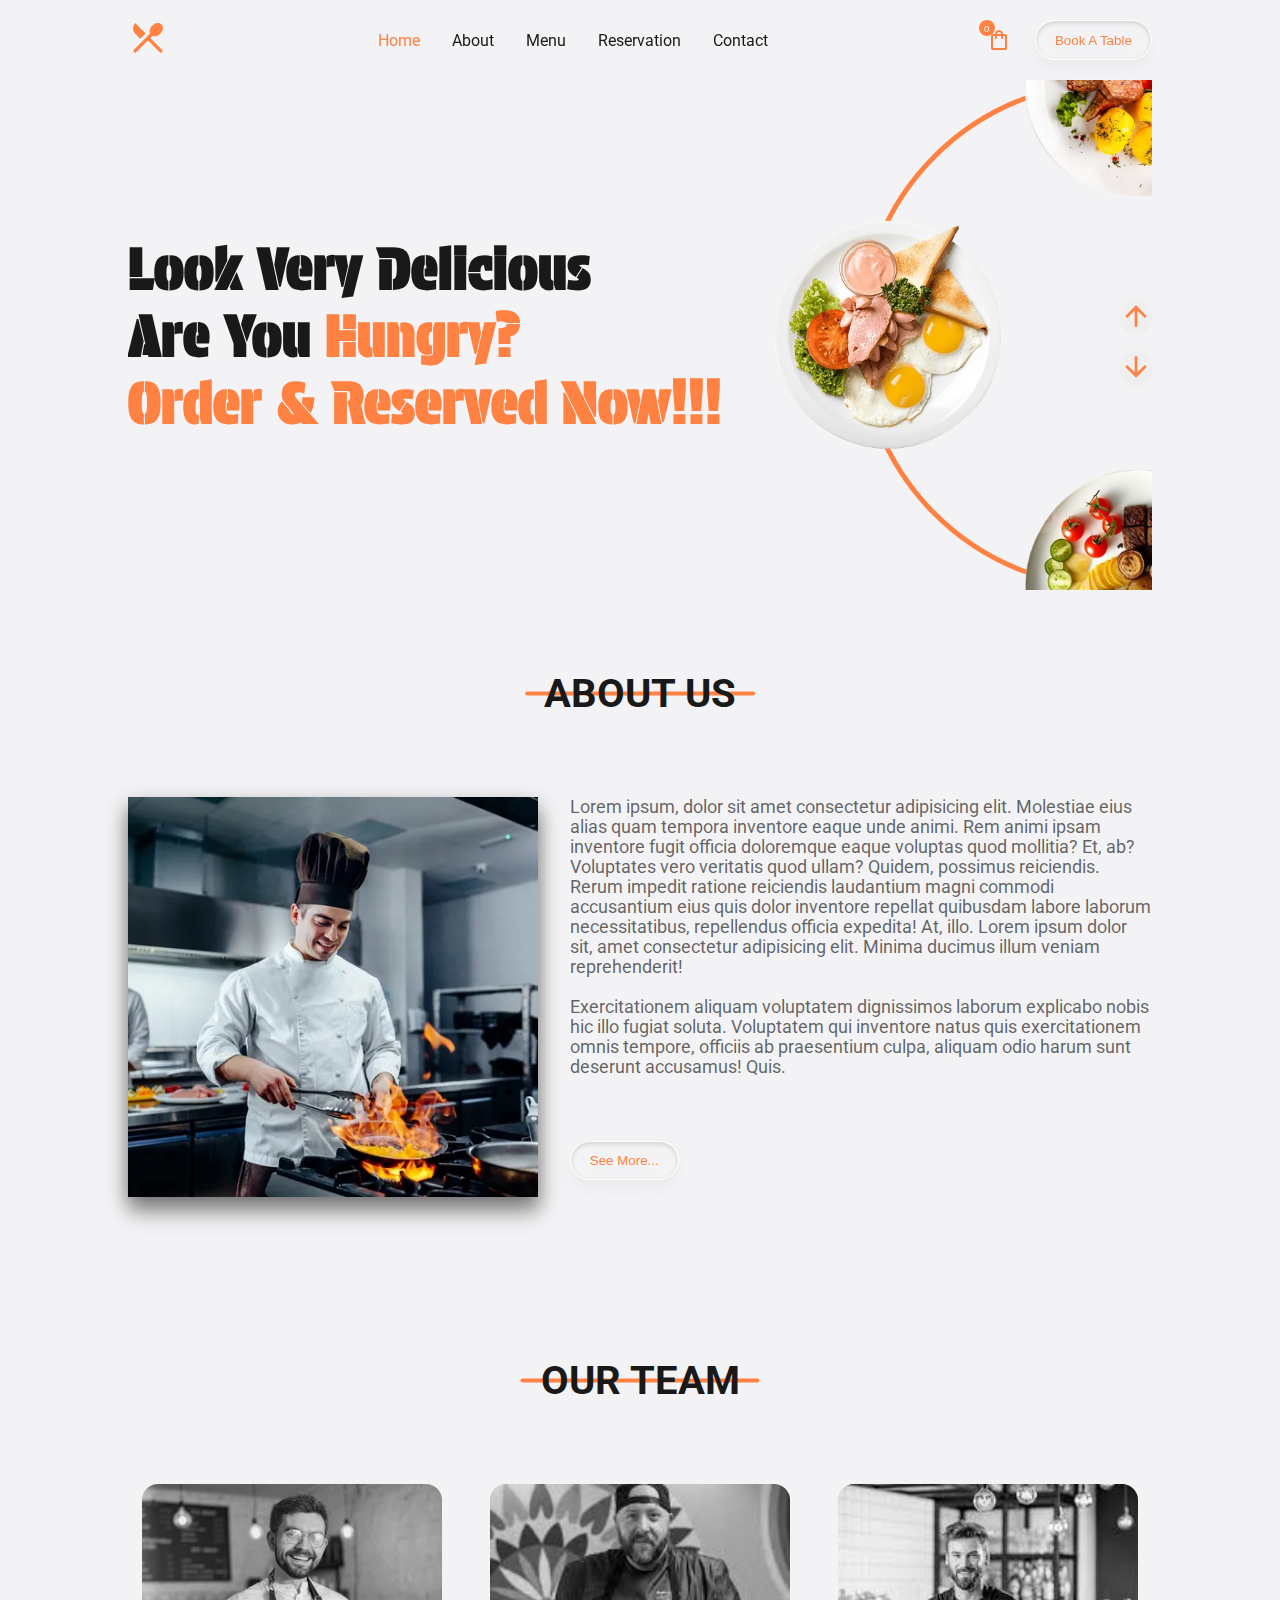
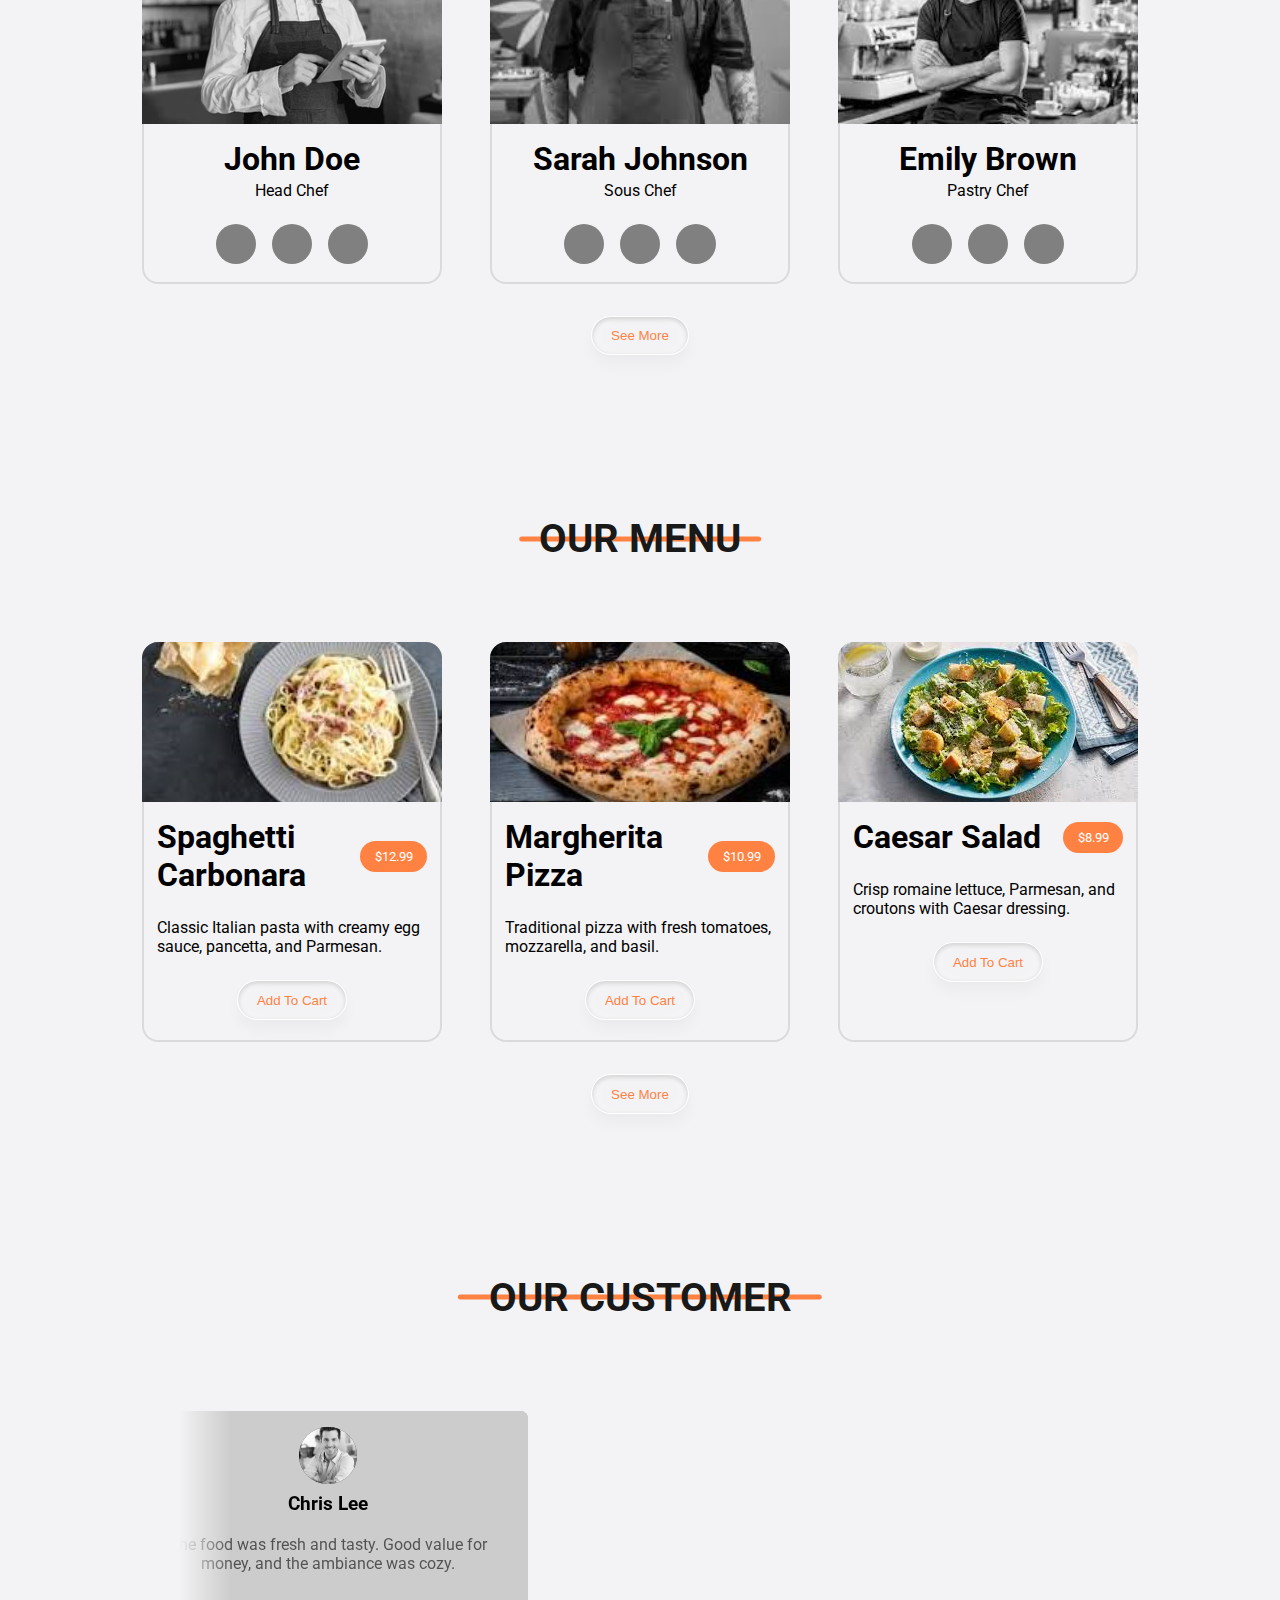
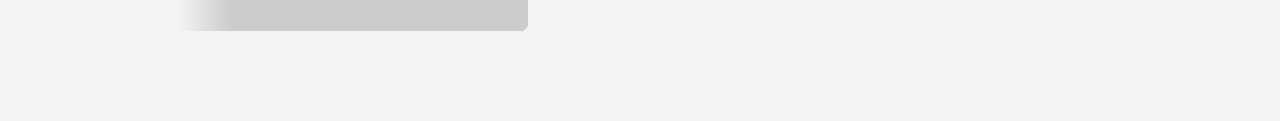
<file: index.html>
<!DOCTYPE html>
<html lang="en" class="center">

<head>
    <meta charset="UTF-8">
    <meta name="viewport" content="width=device-width, initial-scale=1.0">

    <!-- style link -->
    <link rel="stylesheet" href="style.css">

    <!-- font awsome link -->
    <link rel="stylesheet" href="https://cdnjs.cloudflare.com/ajax/libs/font-awesome/6.6.0/css/all.min.css" integrity="sha512-Kc323vGBEqzTmouAECnVceyQqyqdsSiqLQISBL29aUW4U/M7pSPA/gEUZQqv1cwx4OnYxTxve5UMg5GT6L4JJg==" crossorigin="anonymous" referrerpolicy="no-referrer" />
    <title>Document</title>
</head>

<body class="center">
    <!-- nav -->
    <nav class="center">
        <div class="container center">
            <div class="nav_logo">
                <a href="#">
                    <svg xmlns="http://www.w3.org/2000/svg" height="24px" viewBox="0 -960 960 960" width="24px">
                        <path
                            d="m175-120-56-56 410-410q-18-42-5-95t57-95q53-53 118-62t106 32q41 41 32 106t-62 118q-42 44-95 57t-95-5l-50 50 304 304-56 56-304-302-304 302Zm118-342L173-582q-54-54-54-129t54-129l248 250-128 128Z" />
                    </svg>
                </a>

            </div>
            <div class="nav_links">
                <!-- close bar -->
                <div class="close_bar">
                    <svg xmlns="http://www.w3.org/2000/svg" height="24px" viewBox="0 -960 960 960" width="24px"
                        fill="#e8eaed">
                        <path
                            d="m256-200-56-56 224-224-224-224 56-56 224 224 224-224 56 56-224 224 224 224-56 56-224-224-224 224Z" />
                    </svg>
                </div>
                <ul>
                    <li class="active"><a href="index.html" aria-current="page">home</a></li>
                    <li><a href="about.html">about</a></li>
                    <li><a href="menu.html">menu</a></li>
                    <li><a href="reservations.html">reservation</a></li>
                    <li><a href="contact.html">contact</a></li>
                </ul>
            </div>
            <div class="nav_button center">
                <button class="cart center">
                    <svg xmlns="http://www.w3.org/2000/svg" height="20px" viewBox="0 -960 960 960" width="20px">
                        <path
                            d="M240-80q-33 0-56.5-23.5T160-160v-480q0-33 23.5-56.5T240-720h80q0-66 47-113t113-47q66 0 113 47t47 113h80q33 0 56.5 23.5T800-640v480q0 33-23.5 56.5T720-80H240Zm0-80h480v-480h-80v80q0 17-11.5 28.5T600-520q-17 0-28.5-11.5T560-560v-80H400v80q0 17-11.5 28.5T360-520q-17 0-28.5-11.5T320-560v-80h-80v480Zm160-560h160q0-33-23.5-56.5T480-800q-33 0-56.5 23.5T400-720ZM240-160v-480 480Z" />
                    </svg>
                </button>
                <button class="btn">book a table</button>
                <!-- menu bar -->
                <div class="menu_bar">
                    <svg xmlns="http://www.w3.org/2000/svg" height="24px" viewBox="0 -960 960 960" width="24px">
                        <path d="M120-240v-80h720v80H120Zm0-200v-80h720v80H120Zm0-200v-80h720v80H120Z" />
                    </svg>
                </div>
            </div>
        </div>
    </nav>

    <!-- slider -->
    <section id="slider" class="center">
        <div class="container">
            <div class="text_container center">
                <h1>look very delicious<br>are you <span>hungry?</span><br><span>order & reserved now!!!</span></h1>
            </div>
            <div class="slide_container">
                <div class="image center">
                    <div class="slide center" style="--i:1">
                        <img src="image/slide/01.png">
                    </div>
                    <div class="slide center" style="--i:2">
                        <img src="image/slide/02.png">
                    </div>
                    <div class="slide center" style="--i:3">
                        <img src="image/slide/03.png">
                    </div>
                    <div class="slide center" style="--i:4">
                        <img src="image/slide/04.png">
                    </div>
                </div>
                <div class="slider_btn">
                    <button class="upbtn">
                        <svg xmlns="http://www.w3.org/2000/svg" height="24px" viewBox="0 -960 960 960" width="24px"
                            fill="#e8eaed">
                            <path d="M440-160v-487L216-423l-56-57 320-320 320 320-56 57-224-224v487h-80Z" />
                        </svg>
                    </button>
                    <button class="downbtn">
                        <svg xmlns="http://www.w3.org/2000/svg" height="24px" viewBox="0 -960 960 960" width="24px"
                            fill="#e8eaed">
                            <path d="M440-800v487L216-537l-56 57 320 320 320-320-56-57-224 224v-487h-80Z" />
                        </svg>
                    </button>
                </div>
            </div>
        </div>
    </section>

    <!-- about -->
    <section id="about" class="center">
        <div class="container center">
            <div>
                <h1 id="title">about us</h1>
            </div>
            <div class="content">
                <div class="image center">
                    <img src="image/about/chef.png">
                </div>
                <div class="text_container center">
                    <p>Lorem ipsum, dolor sit amet consectetur adipisicing elit. Molestiae eius alias quam tempora
                        inventore eaque unde animi. Rem animi ipsam inventore fugit officia doloremque eaque voluptas
                        quod mollitia? Et, ab?
                        Voluptates vero veritatis quod ullam? Quidem, possimus reiciendis. Rerum impedit ratione
                        reiciendis laudantium magni commodi accusantium eius quis dolor inventore repellat quibusdam
                        labore laborum necessitatibus, repellendus officia expedita! At, illo.
                        Lorem ipsum dolor sit, amet consectetur adipisicing elit. Minima ducimus illum veniam
                        reprehenderit!<br><br>
                        Exercitationem aliquam voluptatem dignissimos laborum explicabo nobis hic illo fugiat soluta.
                        Voluptatem qui inventore natus quis exercitationem omnis tempore, officiis ab praesentium culpa,
                        aliquam odio harum sunt deserunt accusamus! Quis.</p>
                    <button class="btn">see more...</button>
                </div>
            </div>
        </div>
    </section>

    <!-- team -->
    <section id="team" class="center">
        <div class="container center">
            <div class="text_context center">
                <h1 id="title">our team</h1>
            </div>
            <div class="infoCard center">
                <div class="teamCards center">
                    <!-- card in teamcard.js  -->
                </div>
                <div>
                    <div>
                        <button class="btn">see more</button>
                    </div>
                </div>
            </div>
        </div>
    </section>

    <!-- food -->
    <section id="food" class="center">
        <div class="container center">
            <div class="text_context center">
                <h1 id="title">our menu</h1>
            </div>
            <div class="infoCard center">
                <div class="foodCards center">
                    <!-- card in foodcard.js  -->
                </div>
                <div>
                    <div>
                        <button class="btn">see more</button>
                    </div>
                </div>
            </div>
        </div>
    </section>
    <!-- testimonial -->
    <section id="review" class="center">
        <div class="container center">
            <div class="text_context center">
                <h1 id="title">our customer</h1>
            </div>
            <div class="infoCard">
                <div class="reviewCards">
                    <!-- card in review.js  -->
                </div>
            </div>
        </div>
    </section>

    <!-- footer -->
    <!-- script link -->
    <script src="script.js"></script>
    <script src="teamCard.js"></script>
    <script src="foodCard.js"></script>
    <script src="review.js"></script>
</body>

</html>
</file>
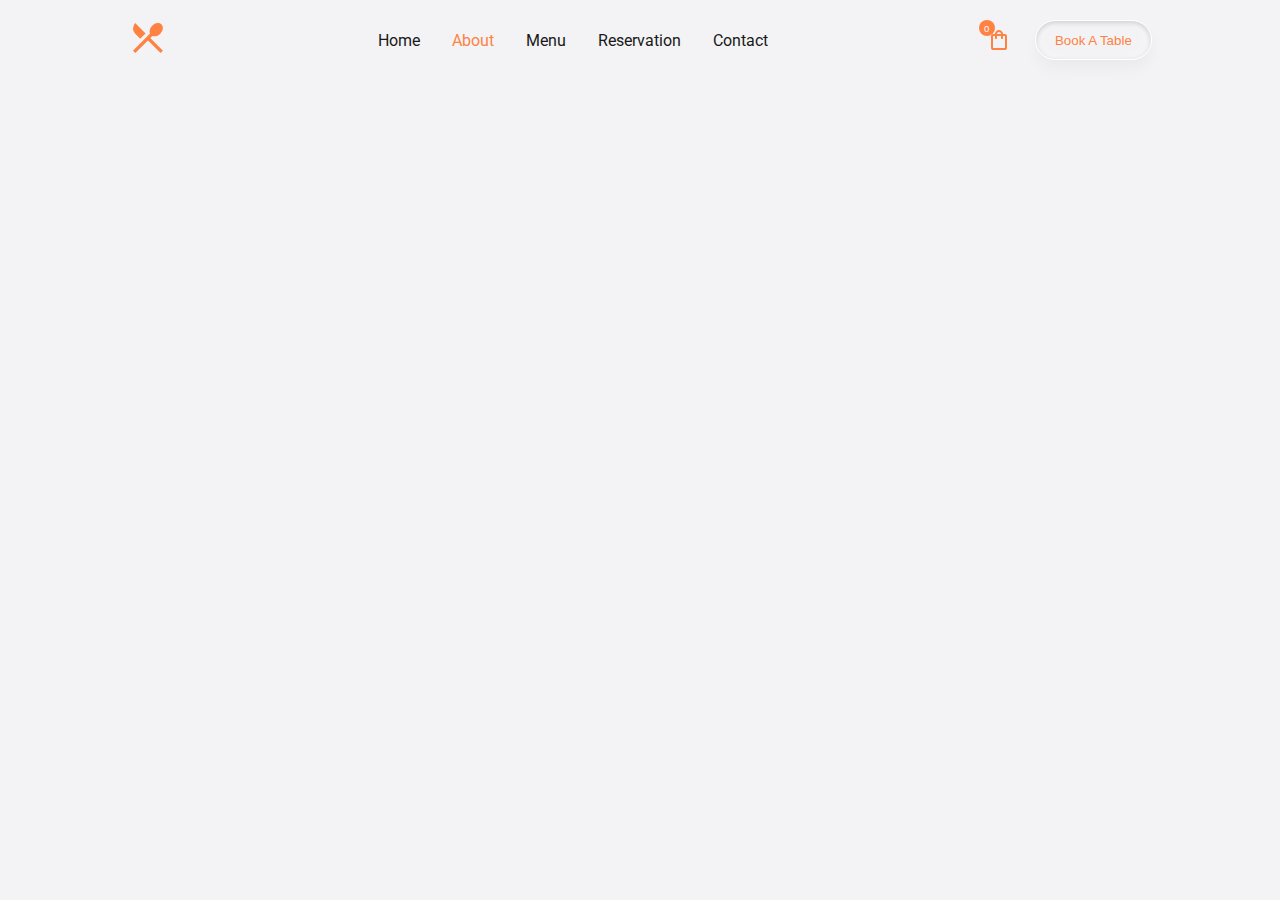
<file: about.html>
<!DOCTYPE html>
<html lang="en" class="center">

<head>
    <meta charset="UTF-8">
    <meta name="viewport" content="width=device-width, initial-scale=1.0">

    <!-- style link -->
    <link rel="stylesheet" href="style.css">
    <title>Document</title>
</head>

<body class="center">
    <nav class="center">
        <div class="container center">
            <div class="nav_logo">
                <a href="index.html">
                    <svg xmlns="http://www.w3.org/2000/svg" height="24px" viewBox="0 -960 960 960" width="24px">
                        <path
                            d="m175-120-56-56 410-410q-18-42-5-95t57-95q53-53 118-62t106 32q41 41 32 106t-62 118q-42 44-95 57t-95-5l-50 50 304 304-56 56-304-302-304 302Zm118-342L173-582q-54-54-54-129t54-129l248 250-128 128Z" />
                    </svg>
                </a>

            </div>
            <div class="nav_links">
                <!-- close bar -->
                <div class="close_bar">
                    <svg xmlns="http://www.w3.org/2000/svg" height="24px" viewBox="0 -960 960 960" width="24px"
                        fill="#e8eaed">
                        <path
                            d="m256-200-56-56 224-224-224-224 56-56 224 224 224-224 56 56-224 224 224 224-56 56-224-224-224 224Z" />
                    </svg>
                </div>
                <ul>
                    <li><a href="index.html">home</a></li>
                    <li class="active"><a href="about.html" aria-current="page">about</a></li>
                    <li><a href="menu.html">menu</a></li>
                    <li><a href="reservations.html">reservation</a></li>
                    <li><a href="contact.html">contact</a></li>
                </ul>
            </div>
            <div class="nav_button center">
                <button class="cart center">
                    <svg xmlns="http://www.w3.org/2000/svg" height="20px" viewBox="0 -960 960 960" width="20px">
                        <path
                            d="M240-80q-33 0-56.5-23.5T160-160v-480q0-33 23.5-56.5T240-720h80q0-66 47-113t113-47q66 0 113 47t47 113h80q33 0 56.5 23.5T800-640v480q0 33-23.5 56.5T720-80H240Zm0-80h480v-480h-80v80q0 17-11.5 28.5T600-520q-17 0-28.5-11.5T560-560v-80H400v80q0 17-11.5 28.5T360-520q-17 0-28.5-11.5T320-560v-80h-80v480Zm160-560h160q0-33-23.5-56.5T480-800q-33 0-56.5 23.5T400-720ZM240-160v-480 480Z" />
                    </svg>
                </button>
                <button class="btn">book a table</button>
                <!-- menu bar -->
                <div class="menu_bar">
                    <svg xmlns="http://www.w3.org/2000/svg" height="24px" viewBox="0 -960 960 960" width="24px">
                        <path d="M120-240v-80h720v80H120Zm0-200v-80h720v80H120Zm0-200v-80h720v80H120Z" />
                    </svg>
                </div>
            </div>
        </div>
    </nav>
</body>

</html>
</file>
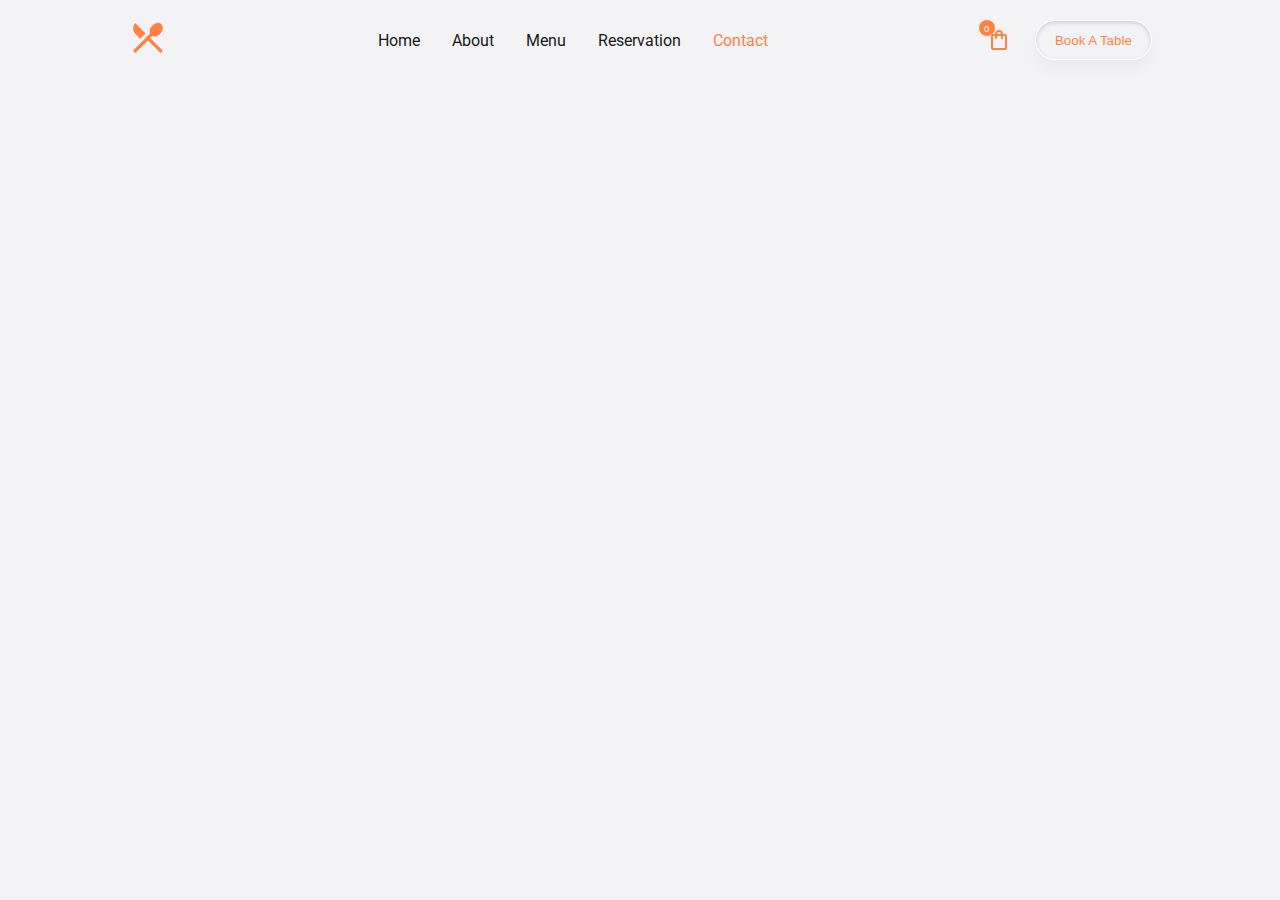
<file: contact.html>
<!DOCTYPE html>
<html lang="en" class="center">

<head>
    <meta charset="UTF-8">
    <meta name="viewport" content="width=device-width, initial-scale=1.0">

    <!-- style link -->
    <link rel="stylesheet" href="style.css">
    <title>Document</title>
</head>

<body class="center">
    <nav class="center">
        <div class="container center">
            <div class="nav_logo">
                <a>
                    <svg xmlns="http://www.w3.org/2000/svg" height="24px" viewBox="0 -960 960 960" width="24px">
                        <path
                            d="m175-120-56-56 410-410q-18-42-5-95t57-95q53-53 118-62t106 32q41 41 32 106t-62 118q-42 44-95 57t-95-5l-50 50 304 304-56 56-304-302-304 302Zm118-342L173-582q-54-54-54-129t54-129l248 250-128 128Z" />
                    </svg>
                </a>

            </div>
            <div class="nav_links">
                <!-- close bar -->
                <div class="close_bar">
                    <svg xmlns="http://www.w3.org/2000/svg" height="24px" viewBox="0 -960 960 960" width="24px"
                        fill="#e8eaed">
                        <path
                            d="m256-200-56-56 224-224-224-224 56-56 224 224 224-224 56 56-224 224 224 224-56 56-224-224-224 224Z" />
                    </svg>
                </div>
                <ul>
                    <li><a href="index.html">home</a></li>
                    <li><a href="about.html">about</a></li>
                    <li><a href="menu.html">menu</a></li>
                    <li><a href="reservations.html">reservation</a></li>
                    <li class="active"><a href="contact.html" aria-current="page">contact</a></li>
                </ul>
            </div>
            <div class="nav_button center">
                <button class="cart center">
                    <svg xmlns="http://www.w3.org/2000/svg" height="20px" viewBox="0 -960 960 960" width="20px">
                        <path
                            d="M240-80q-33 0-56.5-23.5T160-160v-480q0-33 23.5-56.5T240-720h80q0-66 47-113t113-47q66 0 113 47t47 113h80q33 0 56.5 23.5T800-640v480q0 33-23.5 56.5T720-80H240Zm0-80h480v-480h-80v80q0 17-11.5 28.5T600-520q-17 0-28.5-11.5T560-560v-80H400v80q0 17-11.5 28.5T360-520q-17 0-28.5-11.5T320-560v-80h-80v480Zm160-560h160q0-33-23.5-56.5T480-800q-33 0-56.5 23.5T400-720ZM240-160v-480 480Z" />
                    </svg>
                </button>
                <button class="btn">book a table</button>
                <!-- menu bar -->
                <div class="menu_bar">
                    <svg xmlns="http://www.w3.org/2000/svg" height="24px" viewBox="0 -960 960 960" width="24px">
                        <path d="M120-240v-80h720v80H120Zm0-200v-80h720v80H120Zm0-200v-80h720v80H120Z" />
                    </svg>
                </div>
            </div>
        </div>
    </nav>
</body>

</html>
</file>
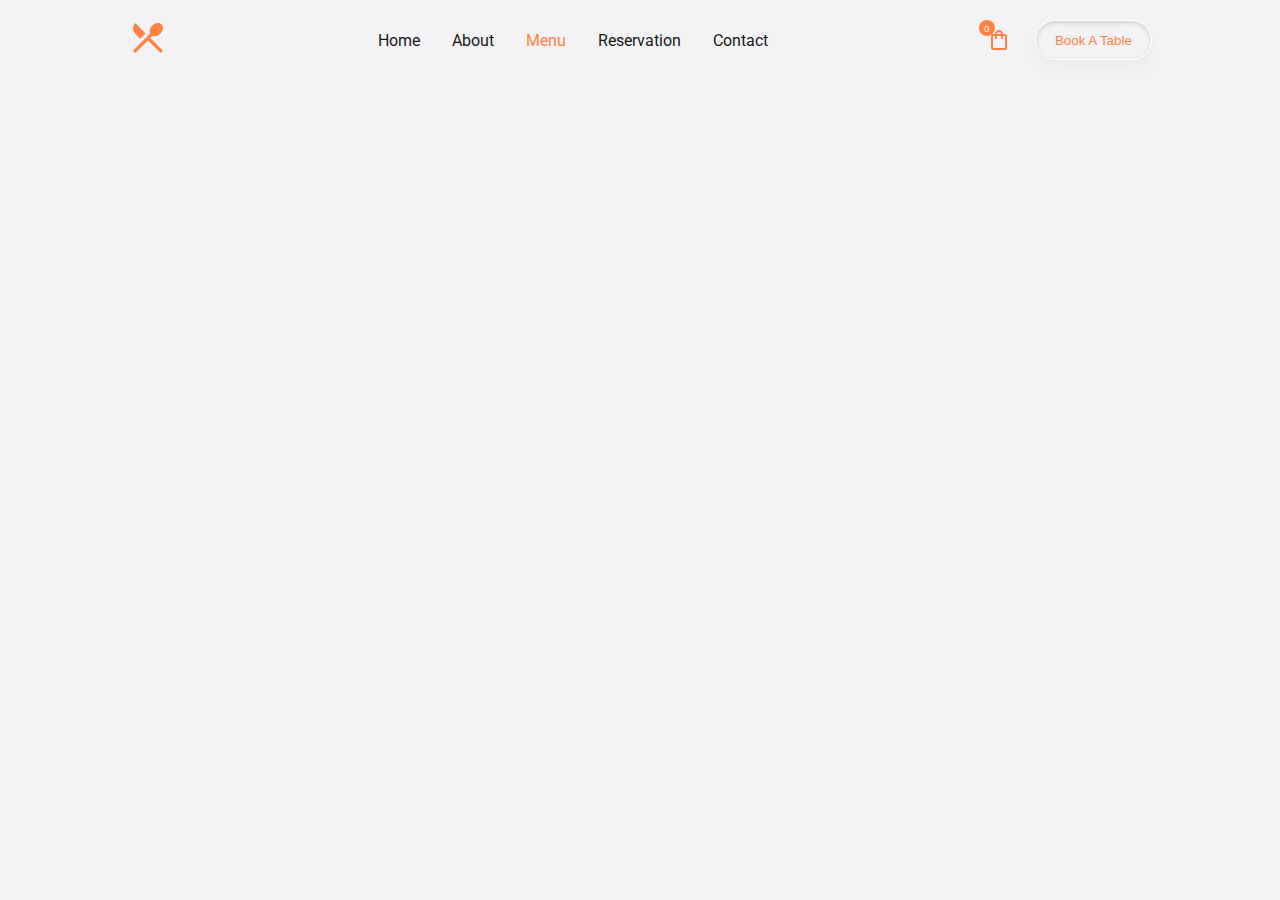
<file: menu.html>
<!DOCTYPE html>
<html lang="en" class="center">

<head>
    <meta charset="UTF-8">
    <meta name="viewport" content="width=device-width, initial-scale=1.0">

    <!-- style link -->
    <link rel="stylesheet" href="style.css">
    <title>Document</title>
</head>

<body class="center">
    <nav class="center">
        <div class="container center">
            <div class="nav_logo">
                <a>
                    <svg xmlns="http://www.w3.org/2000/svg" height="24px" viewBox="0 -960 960 960" width="24px">
                        <path
                            d="m175-120-56-56 410-410q-18-42-5-95t57-95q53-53 118-62t106 32q41 41 32 106t-62 118q-42 44-95 57t-95-5l-50 50 304 304-56 56-304-302-304 302Zm118-342L173-582q-54-54-54-129t54-129l248 250-128 128Z" />
                    </svg>
                </a>

            </div>
            <div class="nav_links">
                <!-- close bar -->
                <div class="close_bar">
                    <svg xmlns="http://www.w3.org/2000/svg" height="24px" viewBox="0 -960 960 960" width="24px"
                        fill="#e8eaed">
                        <path
                            d="m256-200-56-56 224-224-224-224 56-56 224 224 224-224 56 56-224 224 224 224-56 56-224-224-224 224Z" />
                    </svg>
                </div>
                <ul>
                    <li><a href="index.html">home</a></li>
                    <li><a href="about.html">about</a></li>
                    <li class="active"><a href="menu.html" aria-current="page">menu</a></li>
                    <li><a href="reservations.html">reservation</a></li>
                    <li><a href="contact.html">contact</a></li>
                </ul>
            </div>
            <div class="nav_button center">
                <button class="cart center">
                    <svg xmlns="http://www.w3.org/2000/svg" height="20px" viewBox="0 -960 960 960" width="20px">
                        <path
                            d="M240-80q-33 0-56.5-23.5T160-160v-480q0-33 23.5-56.5T240-720h80q0-66 47-113t113-47q66 0 113 47t47 113h80q33 0 56.5 23.5T800-640v480q0 33-23.5 56.5T720-80H240Zm0-80h480v-480h-80v80q0 17-11.5 28.5T600-520q-17 0-28.5-11.5T560-560v-80H400v80q0 17-11.5 28.5T360-520q-17 0-28.5-11.5T320-560v-80h-80v480Zm160-560h160q0-33-23.5-56.5T480-800q-33 0-56.5 23.5T400-720ZM240-160v-480 480Z" />
                    </svg>
                </button>
                <button class="btn">book a table</button>
                <!-- menu bar -->
                <div class="menu_bar">
                    <svg xmlns="http://www.w3.org/2000/svg" height="24px" viewBox="0 -960 960 960" width="24px">
                        <path d="M120-240v-80h720v80H120Zm0-200v-80h720v80H120Zm0-200v-80h720v80H120Z" />
                    </svg>
                </div>
            </div>
        </div>
    </nav>
</body>

</html>
</file>
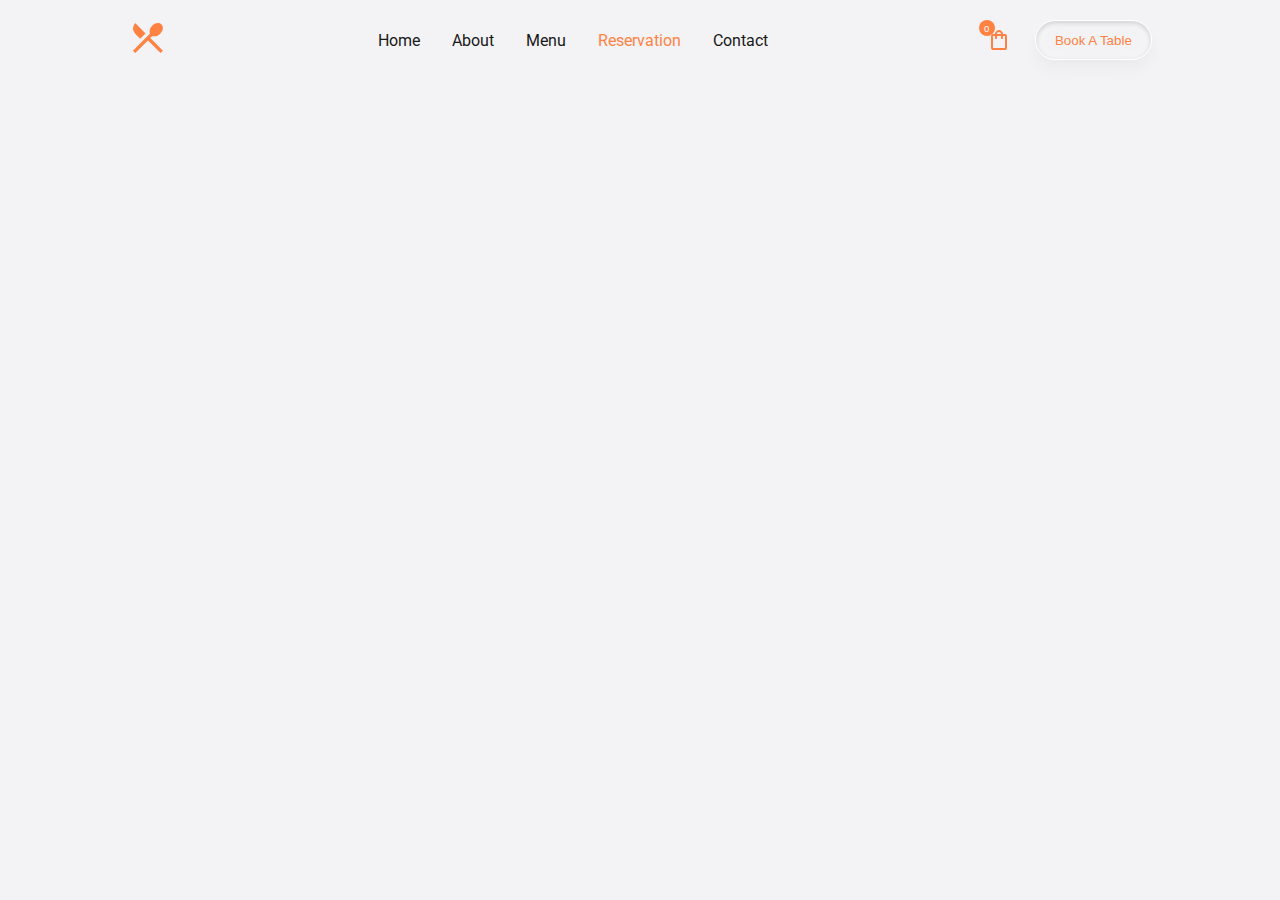
<file: reservations.html>
<!DOCTYPE html>
<html lang="en" class="center">

<head>
    <meta charset="UTF-8">
    <meta name="viewport" content="width=device-width, initial-scale=1.0">

    <!-- style link -->
    <link rel="stylesheet" href="style.css">
    <title>Document</title>
</head>

<body class="center">
    <nav class="center">
        <div class="container center">
            <div class="nav_logo">
                <a>
                    <svg xmlns="http://www.w3.org/2000/svg" height="24px" viewBox="0 -960 960 960" width="24px">
                        <path
                            d="m175-120-56-56 410-410q-18-42-5-95t57-95q53-53 118-62t106 32q41 41 32 106t-62 118q-42 44-95 57t-95-5l-50 50 304 304-56 56-304-302-304 302Zm118-342L173-582q-54-54-54-129t54-129l248 250-128 128Z" />
                    </svg>
                </a>

            </div>
            <div class="nav_links">
                <!-- close bar -->
                <div class="close_bar">
                    <svg xmlns="http://www.w3.org/2000/svg" height="24px" viewBox="0 -960 960 960" width="24px"
                        fill="#e8eaed">
                        <path
                            d="m256-200-56-56 224-224-224-224 56-56 224 224 224-224 56 56-224 224 224 224-56 56-224-224-224 224Z" />
                    </svg>
                </div>
                <ul>
                    <li><a href="index.html">home</a></li>
                    <li><a href="about.html">about</a></li>
                    <li><a href="menu.html">menu</a></li>
                    <li class="active"><a href="reservations.html" aria-current="page">reservation</a></li>
                    <li><a href="contact.html">contact</a></li>
                </ul>
            </div>
            <div class="nav_button center">
                <button class="cart center">
                    <svg xmlns="http://www.w3.org/2000/svg" height="20px" viewBox="0 -960 960 960" width="20px">
                        <path
                            d="M240-80q-33 0-56.5-23.5T160-160v-480q0-33 23.5-56.5T240-720h80q0-66 47-113t113-47q66 0 113 47t47 113h80q33 0 56.5 23.5T800-640v480q0 33-23.5 56.5T720-80H240Zm0-80h480v-480h-80v80q0 17-11.5 28.5T600-520q-17 0-28.5-11.5T560-560v-80H400v80q0 17-11.5 28.5T360-520q-17 0-28.5-11.5T320-560v-80h-80v480Zm160-560h160q0-33-23.5-56.5T480-800q-33 0-56.5 23.5T400-720ZM240-160v-480 480Z" />
                    </svg>
                </button>
                <button class="btn">book a table</button>
                <!-- menu bar -->
                <div class="menu_bar">
                    <svg xmlns="http://www.w3.org/2000/svg" height="24px" viewBox="0 -960 960 960" width="24px">
                        <path d="M120-240v-80h720v80H120Zm0-200v-80h720v80H120Zm0-200v-80h720v80H120Z" />
                    </svg>
                </div>
            </div>
        </div>
    </nav>
</body>

</html>
</file>
<file: style.css>
@import url('https://fonts.googleapis.com/css2?family=Protest+Guerrilla&family=Roboto:ital,wght@0,100;0,300;0,400;0,500;0,700;0,900;1,100;1,300;1,400;1,500;1,700;1,900&display=swap');

:root {
    /* Base Colors */
    --bg-color: #f3f3f5;

    /* Text Colors */
    --text-color: #191919;
    --text-color-2: rgba(0, 0, 0, .6);
    --primary-text-color: #ff8243;

    /* font family */
    --font-one: "Protest Guerrilla", sans-serif;
    --font-two: "Roboto", sans-serif;
}

* {
    padding: 0;
    margin: 0;
}

body {
    width: 100%;
    max-width: 1280px;
    height: 100%;
    background: var(--bg-color);
    font-family: var(--font-two);
    background-repeat: no-repeat;
    flex-direction: column;

}

.center {
    display: flex;
    justify-content: center;
    align-items: center;
}

ul {
    list-style: none;
}

a {
    text-decoration: none;
    text-transform: capitalize;
}

button {
    border: none;
    outline: none;
    text-transform: capitalize;
    border-radius: 5rem;
    cursor: pointer;
}

svg {
    fill: var(--primary-text-color);
}

.container {
    width: 100%;
    height: 100%;
    max-width: 80%;
}

.btn {
    padding: .7rem 1.2rem;
    background: var(--button-color);
    color: var(--primary-text-color);
    border: .1rem solid white;
    box-shadow: inset 0px 2px 5px rgba(0, 0, 0, 0.15),
        0px 1px 8px rgba(0, 0, 0, 0.01),
        0px 10px 15px rgba(0, 0, 0, 0.03),
        inset 0px 0px 25px rgba(255, 255, 255, 0.2);
}

.box_shadow {
    box-shadow: inset 0px 2px 5px rgba(0, 0, 0, 0.15),
        0px 1px 8px rgba(0, 0, 0, 0.01),
        0px 10px 15px rgba(0, 0, 0, 0.03),
        inset 0px 0px 25px rgba(255, 255, 255, 0.2);
}

.btn:hover {
    padding: .7rem 1.2rem;
    background: var(--primary-text-color);
    color: var(--text-color);
    transition: all .2s ease-in-out;
    border: .1rem solid black;
}

#title {
    font-size: 2.5rem;
    text-transform: uppercase;
    font-family: var(--font-two);
    font-weight: bolder;
    position: relative;
    z-index: 111;
    color: var(--text-color);
}

#title::before {
    content: '';
    width: 120%;
    height: .3rem;
    position: absolute;
    top: 50%;
    right: 50%;
    transform: translate(50%, -50%);
    background: var(--primary-text-color);
    border-radius: 5rem;
    z-index: -1;
}

/* **** *** ***** */
/* **** nav ***** */
/* **** *** ***** */
nav {
    width: 100%;
    max-width: 1280px;
    height: 5rem;
    background: var(--bg-color);
    position: sticky;
    top: 0;
    z-index: 1111111;
}

nav .container .nav_logo a svg {
    width: 2.5rem;
    height: 2.5rem;
}

nav .container {
    justify-content: space-between;
}


nav .container .nav_links ul {
    display: flex;
    gap: 2rem;
}

nav .container .nav_links ul li a {
    color: var(--text-color);
}

nav .container .nav_links ul li.active a,
nav .container .nav_links ul li a:hover {
    color: var(--primary-text-color);
}

nav .container .nav_button {
    display: flex;
    gap: 1rem;
}

nav .container .nav_button .cart {
    background: var(--divider-color);
    padding: .5rem;
    position: relative;
}

nav .container .nav_button .cart svg {
    width: 1.5rem;
    height: 1.5rem;
}

nav .container .nav_button .cart::after {
    content: '0';
    width: 1rem;
    height: 1rem;
    background: var(--primary-text-color);
    position: absolute;
    top: 0;
    left: 0;
    border-radius: 50%;
    font-size: .6rem;
    display: flex;
    justify-content: center;
    align-items: center;
    color: white;
}

nav .container .menu_bar,
nav .container .close_bar {
    display: none;
}

nav .container .menu_bar svg,
nav .container .close_bar svg {
    width: 2.5rem;
    height: 2.5rem;
}


/* ***** *** ****** */
/* **** slide ***** */
/* ***** *** ****** */
#slider {
    width: 100%;
    height: 100%;
}

#slider .container {
    /* padding: 5rem 0; */
    display: grid;
    grid-template-columns: auto 420px;
    overflow: hidden;
}

#slider .container .text_container {
    justify-content: flex-start;
}

#slider .container .text_container h1 {
    text-transform: capitalize;
    font-family: var(--font-one);
    font-size: clamp(3rem, 4vw + 1rem, 3.5rem);
    color: var(--text-color);
}

#slider .container .text_container h1 span {
    color: var(--primary-text-color);
}

#slider .container .slide_container {
    width: 100%;
    height: 100%;
    overflow: hidden;
    position: relative;
}

#slider .slide_container .image {
    width: 500px;
    height: 500px;
    aspect-ratio: 1;
    position: relative;
    border-radius: 50%;
    border: 5px solid var(--primary-text-color);
    left: 30%;
    transition: transform 1200ms cubic-bezier(0.15, 0.9, 0.25, 1.5);
}

#slider .slide_container .image .slide {
    width: 100%;
    height: auto;
    position: absolute;
    transform: rotate(calc(360deg/4 * var(--i)));
    transform-origin: 100%;
    right: 45%;
}

#slider .slide_container .image .slide img {
    width: 230px;
    height: 230px;
    position: absolute;
}

#slider .slide_container .slider_btn {
    position: absolute;
    bottom: 40%;
    right: 0;
    display: flex;
    flex-direction: column;
    gap: 1rem;
}

#slider .slide_container .slider_btn button svg {
    width: 2rem;
    height: 2rem;
}

/* ***** *** ****** */
/* **** about ***** */
/* ***** *** ****** */
#about {
    width: 100%;
    height: 100%;
}

#about .container {
    padding: 5rem 0;
    flex-direction: column;
    gap: 5rem;
}

#about .container .content {
    width: 100%;
    height: 100%;
    display: grid;
    grid-template-columns: 40% auto;
    gap: 2rem;
}

#about .container .content .image {
    width: 100%;
    height: 100%;
    position: relative;
}

#about .container .content .image img {
    width: 100%;
    height: 400px;
    object-fit: cover;
    position: relative;
    box-shadow: 1px 20px 18px rgba(0, 0, 0, 0.1),
        0px 10px 20px rgba(0, 0, 0, 0.5);
}

#about .container .content .text_container {
    flex-direction: column;
    align-items: flex-start;
    justify-content: flex-start;
    gap: 4rem;
}

#about .container .content .text_container p {
    font-size: 1.1rem;
    color: var(--text-color-2);
}

/* ---------- ----- ---------- */
/* ---------- team ---------- */
/* ---------- ----- ---------- */
#team,#food,#review{
    width: 100%;
    height: 100%;
}
#team .container,
#food .container,
#review .container{
    flex-direction: column;
    gap: 5rem;
    padding: 5rem 0;
}
#team .container .infoCard,
#food .container .infoCard,
#review .container .infoCard{
    width: 100%;
    height: 100%;
    flex-direction: column;
    gap: 2rem;
}
#team .container .infoCard .teamCards,
#food .container .infoCard .foodCards,
#review .container .infoCard .reviewCards{
    width: 100%;
    display: grid;
    grid-template-columns: repeat(auto-fit, minmax(280px, 1fr));
    place-items: center;
    gap: 20px;
}

#team .container .infoCard .teamCards .card,
#food .container .infoCard .foodCards .card {
    width: 300px;
    height: 400px;
    display: grid;
    grid-template-rows: 60% 40%;
    border-radius: 1rem;
    overflow: hidden;
    box-shadow: inset 0 0 0 2px rgba(0, 0, 0, 0.1);
    cursor: pointer;
    transition: 0.5s;
}
#team .container .infoCard .teamCards .card:hover{
    background: var(--primary-text-color);
    box-shadow: 5px 5px 55px rgba(0,0,0,0.005),
    1px 5px 45px rgba(0,0,0,0.25),
    inset 5px 5px 20px rgba(255,255,255,0.5),
    inset -2px -5px 15px rgba(0, 0, 0, .55);
}
#team .container .infoCard .teamCards .card:hover .image img{
    filter: grayscale(0);
}
#team .container .infoCard .teamCards .card .image,
#food .container .infoCard .foodCards .card .image{
    width: 300px;
    height: 100%;
    grid-row: 1;
    
}
#team .container .infoCard .teamCards .card .image img,
#food .container .infoCard .foodCards .card .image img{
    width: 100%;
    height: 100%;
    object-fit: cover;
    filter: grayscale(1);
}
#team .container .infoCard .teamCards .card .text,
#food .container .infoCard .foodCards .card .text{
    width: 100%;
    height: 100%;
    flex-direction: column;
    justify-content: flex-start;
    padding-top: 2rem;
    gap: 1.5rem;
}
#team .container .infoCard .teamCards .card .text .info{
    flex-direction: column;
    gap: .2rem;
}
#team .container .infoCard .teamCards .card .text .socail_links{
    width: 100%;
    gap: 1rem;
}
#team .container .infoCard .teamCards .card .text .socail_links span{
    width: 2.5rem;
    height: 2.5rem;
    display: flex;
    justify-content: center;
    align-items: center;
    border-radius: 50%;
    background: gray;
}
#team .container .infoCard .teamCards .card .text .socail_links span a{
    color: whitesmoke;
}
#team .container .infoCard .teamCards .card:hover .text .socail_links span a{
    color: var(--primary-text-color);
}
#team .container .infoCard .teamCards .card:hover .text .socail_links span a i{
    font-size: 1.4rem;
}
#team .container .infoCard .teamCards .card:hover .text .socail_links span{
    background-color: white;
    box-shadow: 5px 5px 15px rgba(0, 0, 0, .25),
    inset -3px -3px 5px rgba(0, 0, 0, .2);
}

/* ---------- ----- ---------- */
/* ---------- food ---------- */
/* ---------- ----- ---------- */
#food .container .infoCard .foodCards .card{
    grid-template-rows: 40% 60%;
    place-items: center;
}
#food .container .infoCard .foodCards .card .image img{
    filter: grayscale(0);
}
#food .container .infoCard .foodCards .card .image img{
    filter: grayscale(0);
}
#food .container .infoCard .foodCards .card .text{
    width: 90%;
}
#food .container .infoCard .foodCards .card .text .info{
    width: 100%;
    justify-content: space-between;
}
#food .container .infoCard .foodCards .card .text .info .price{
    padding: 0.5rem 0.9rem;
    background: var(--primary-text-color);
    color: white;
    border-radius: 5rem;
    font-size: .8rem;

}
/* ---------- ----- ---------- */
/* ---------- review ---------- */
/* ---------- ----- ---------- */
#review .container .infoCard{
    height: 15rem;
    overflow: hidden;
    mask-image: linear-gradient(
    to right,
    transparent 5%,  /* Start fading in from 5% of the width */
    #000 10%,        /* Fully opaque from 10% */
    #000 90%,        /* Fully opaque until 90% */
    transparent 95%  /* Start fading out after 90%, transparent again at 95% */
);
}
#review .container .infoCard .reviewCards{
    display: flex;
    width: 100%;
    min-width: calc(400px*var(--quantity));
    height: 100%;
    position: relative;
}
#review .container .infoCard .reviewCards .testcard{
    width: 400px;
    height: 220px;
    background: #cccccc;
    filter: grayscale(1);
    flex-direction: column;
    justify-content: flex-start;
    cursor: pointer;
    border-radius: .5rem;
    transition: all .5s ease;
    position: absolute;
    animation: autoRun 20s linear infinite;
    animation-delay: calc((20s / var(--quantity))*( var(--position) - 1))!important;
}
#review .container .infoCard .reviewCards:hover .testcard{
    animation-play-state: paused!important;
    filter: grayscale(1);
}

@keyframes autoRun{
    from{
        left: 100%;
    }to{
        left: calc(400px*-1);
    }
}
#review .container .infoCard .reviewCards .testcard:hover{
    filter: grayscale(0);
    background: var(--primary-text-color);

}
#review .container .infoCard .reviewCards .testcard .info{
    flex-direction: column;
    gap: .5rem;
    padding: 1rem 0;
}
#review .container .infoCard .reviewCards .testcard .info .image{
    width: 3.6rem;
    height: 3.6rem;
    overflow: hidden;
    border-radius: 50%;
}
#review .container .infoCard .reviewCards .testcard .info .image img{
    width: 100%;
    height: 100%;
    object-fit: cover;
    background: red;
}
#review .container .infoCard .reviewCards .testcard .info .basic{
    gap: .2rem;
}
#review .container .infoCard .reviewCards .testcard .info .basic h1{
    font-size: 1.2rem;
}
#review .container .infoCard .reviewCards .testcard .info .basic .stars{
    width: 100%;
    display: flex;
    font-size: 1.15rem;
    gap: .5rem;
    color: #eee;
}
#review .container .infoCard .reviewCards .testcard .info .basic .stars .star.red{
    color: var(--text-color);
}
#review .container .infoCard .reviewCards .testcard .text{
    width: 90%;
}
#review .container .infoCard .reviewCards .testcard .text p{
    text-align: center;
    color: var(--text-color-2);
}
/* ---------- ----- ---------- */
/* ---------- media ---------- */
/* ---------- ----- ---------- */
@media only screen and (max-width: 900px) {
    .container {
        max-width: 95%;
    }

    nav .container .nav_links ul {
        display: flex;
        flex-direction: column;
        padding: 1rem 2.5rem;
    }

    nav .container .nav_links ul li a {
        font-size: 1.2rem;
    }

    nav .container .menu_bar,
    nav .container .close_bar {
        display: flex;
    }

    nav .container .close_bar {
        padding: 1rem 2.5rem;
    }

    nav .container .nav_links {
        width: 400px;
        height: 100%;
        position: fixed;
        top: 0;
        right: 0;
        flex-direction: column;
        background: white;
        z-index: 111;
        display: none;
    }

    /* active */
    nav.active .container .nav_links {
        display: flex;
    }
}
@media only screen and (max-width: 600px){
    #slider .slide_container .slider_btn{
        right: 30%
    };
}
@media only screen and (max-width: 500px) {
    nav .container .nav_links {
        width: 100%;
    }

    #slider .container {
        display: flex;
        justify-content: center;
        align-items: center;
        flex-direction: column-reverse;
    }

    #slider .container .slide_container {
        height: 320px;
    }

    #slider .slide_container .image {
        width: 100%;
        height: 100%;
        left: 0;
        top: -70%;
    }

    #slider .slide_container .image .slide {
        right: 50%;
    }
    #slider .slide_container .slider_btn{
        right: 0;
    }

    #about .container .content {
        display: flex;
        flex-direction: column;
        justify-content: center;
        align-items: center;
        gap: 3rem;
    }
    #review .container .infoCard .reviewCards .testcard{
        width: 350px;
    }

}
</file>
